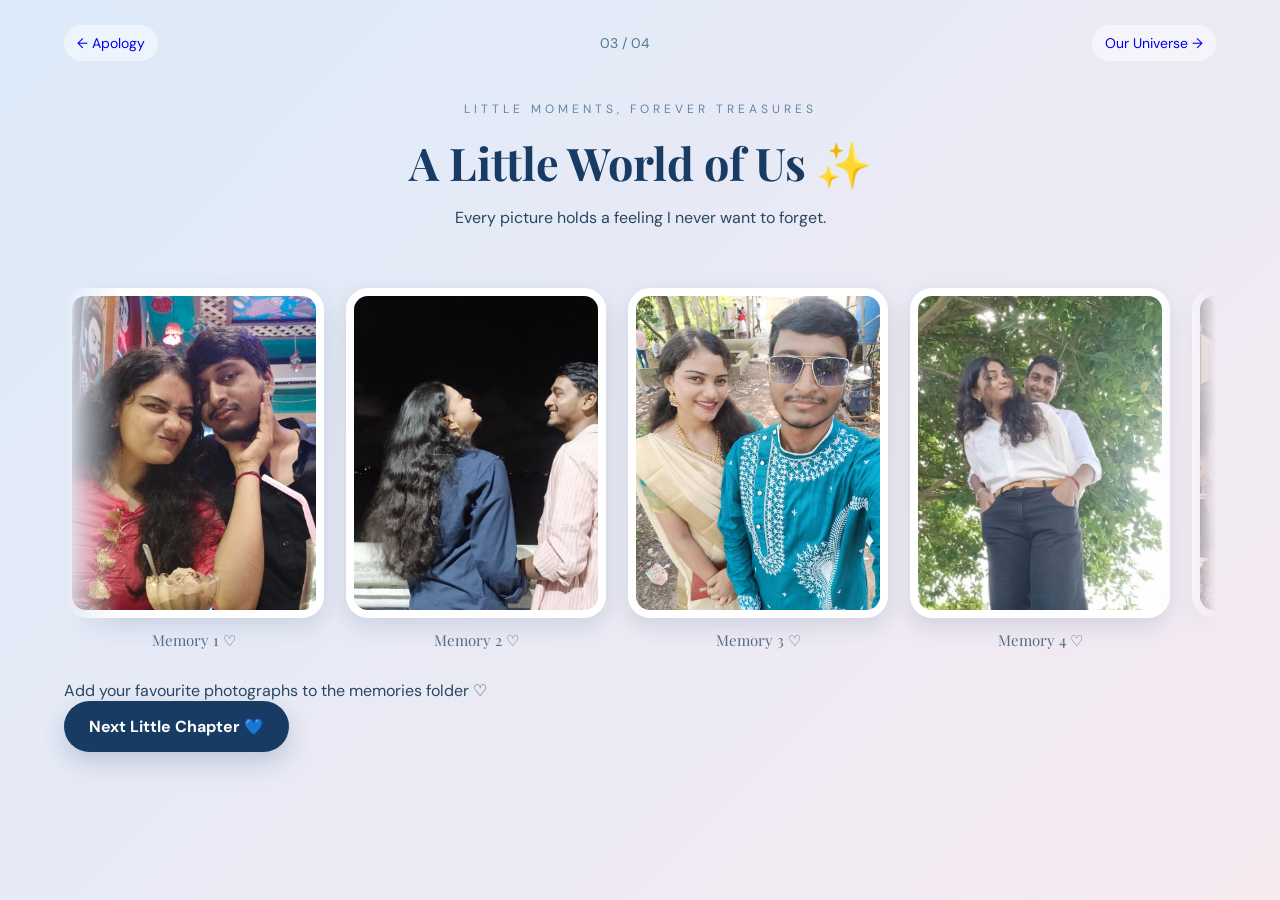
<file: page3.html>
<!DOCTYPE html>
<html lang="en">

<head>
    <meta charset="UTF-8">
    <meta name="viewport" content="width=device-width, initial-scale=1.0">

    <title>Our Memories ✨</title>

    <link rel="stylesheet" href="style.css">
    <script src="script.js" defer></script>
</head>

<body class="page-three">

    <main class="content-page">

        <nav class="top-nav">
            <a href="page2.html">← Apology</a>
            <span>03 / 04</span>
            <a href="page4.html">Our Universe →</a>
        </nav>

        <header class="section-heading">

            <p class="eyebrow">
                Little moments, forever treasures
            </p>

            <h1>
                A Little World of Us ✨
            </h1>

            <p>
                Every picture holds a feeling
                I never want to forget.
            </p>

        </header>

        <!-- AUTOMATIC PHOTO SLIDER -->

        <div class="slider-shell">

            <div class="memory-track track-left" id="memoryGallery">

            </div>

        </div>

        <p class="slider-hint">
            Add your favourite photographs
            to the memories folder ♡
        </p>

        <div class="center-actions">

            <a href="page4.html" class="primary-button">
                Next Little Chapter 💙
            </a>

        </div>

    </main>

</body>

</html>
</file>
<file: style.css>
@import url('https://fonts.googleapis.com/css2?family=DM+Sans:wght@400;500;600;700&family=Playfair+Display:wght@600;700;800&display=swap');

:root {
    --navy: #183b63;
    --blue: #6d9fc9;
    --pink: #f4c6d7;
    --white: #ffffff;
    --ink: #294761;
}

* {
    box-sizing: border-box;
    margin: 0;
    padding: 0;
}

[hidden] {
    display: none !important;
}

html {
    scroll-behavior: smooth;
}

body {
    min-height: 100vh;
    font-family: 'DM Sans', sans-serif;
    color: var(--ink);
    overflow-x: hidden;
}

a {
    text-decoration: none;
}

button {
    font-family: inherit;
}

/* BACKGROUNDS */

.page-one {
    background: linear-gradient(135deg, #dbefff, #f8e5ef);
}

.page-two {
    background: linear-gradient(135deg, #eaf5ff, #fceaf2);
}

.page-three {
    background: linear-gradient(135deg, #dceaf9, #f7eaf1);
}

.page-four {
    background: linear-gradient(135deg, #cde8f4, #fcecf2);
}

/* PAGE ONE */

.hero-page {
    min-height: 100vh;
    display: flex;
    flex-direction: column;
    align-items: center;
    justify-content: center;
    text-align: center;
    padding: 30px 20px;
    position: relative;
}

.sorry-title {
    font-family: 'Playfair Display', serif;
    font-size: clamp(75px, 18vw, 180px);
    font-weight: 800;
    color: var(--navy);
    text-shadow: 5px 7px white;
    animation: heartbeat 2s infinite;
}

.eyebrow {
    text-transform: uppercase;
    letter-spacing: 4px;
    font-size: 12px;
    color: #6386a7;
    margin-bottom: 15px;
}

.hero-subtitle {
    margin: 20px;
    font-family: 'Playfair Display', serif;
    font-size: 18px;
    max-width: 500px;
    line-height: 1.7;
}

.tiny-note {
    margin-top: 30px;
    color: #6888a4;
}

/* BUTTONS */

.primary-button,
.soft-button {
    display: inline-block;
    border: none;
    border-radius: 50px;
    padding: 15px 25px;
    cursor: pointer;
    font-weight: bold;
    transition: .3s;
}

.primary-button {
    background: var(--navy);
    color: white;
    box-shadow: 0 10px 25px #183b6333;
}

.soft-button {
    background: #f8dce7;
    color: #744b62;
}

.primary-button:hover,
.soft-button:hover {
    transform: translateY(-4px);
}

/* STICKERS */

.sticker {
    position: absolute;
    width: 110px;
    object-fit: contain;
    pointer-events: none;
}

.cat-one {
    left: 5%;
    bottom: 8%;
}

.cat-two {
    right: 5%;
    top: 15%;
}

.bow-one {
    top: 15%;
    left: 15%;
    width: 85px;
}

.fairy-lights {
    position: absolute;
    top: 0;
    left: 0;
    width: 100%;
    height: 80px;
    background-position: center;
    background-size: contain;
    background-repeat: no-repeat;
}

/* FLOATING HEARTS */

.floating-hearts::before {
    content: "♡ ♥ ♡ ♥ ♡ ♥";
    position: fixed;
    top: 35%;
    left: 5%;
    font-size: 25px;
    color: #e49bb8;
    animation: floating 6s infinite;
    pointer-events: none;
}

/* COMMON CONTENT */

.content-page {
    min-height: 100vh;
    padding: 25px 5%;
    position: relative;
}

.top-nav {
    display: flex;
    justify-content: space-between;
    align-items: center;
    gap: 10px;
    margin-bottom: 35px;
    color: #547895;
    font-size: 14px;
}

.top-nav a {
    padding: 9px 13px;
    border-radius: 20px;
    background: #ffffff80;
}

.paper-card {
    max-width: 760px;
    margin: auto;
    padding: 40px 25px;
    text-align: center;
    background: #ffffffdd;
    border-radius: 28px;
    box-shadow: 0 18px 55px #1f49701f;
    border: 1px solid white;
}

.paper-card h1,
.section-heading h1 {
    font-family: 'Playfair Display', serif;
    color: var(--navy);
    font-size: clamp(27px, 5vw, 45px);
    margin: 15px 0;
}

/* PHOTO FRAME */

.photo-frame {
    position: relative;
    overflow: hidden;
    background: #e3f1fc;
    border: 8px solid white;
    border-radius: 18px;
    box-shadow: 0 10px 25px #2f537322;
}

.single-photo {
    width: min(100%, 310px);
    aspect-ratio: 4 / 3;
    margin: 25px auto;
}

.photo-frame img {
    position: absolute;
    inset: 0;
    width: 100%;
    height: 100%;
    object-fit: cover;
    z-index: 2;
}

.photo-placeholder {
    position: absolute;
    inset: 0;
    display: flex;
    flex-direction: column;
    align-items: center;
    justify-content: center;
    gap: 8px;
    padding: 10px;
    text-align: center;
    color: #5c7f9d;
    background: repeating-linear-gradient(45deg,
            #ffffff,
            #ffffff 10px,
            #e3f1fc 10px,
            #e3f1fc 20px);
}

.photo-placeholder span {
    font-size: 35px;
    color: #d58da9;
}

.photo-placeholder small {
    font-size: 10px;
    overflow-wrap: anywhere;
}

/* APOLOGY PAGE */

.apology-message {
    font-family: 'Playfair Display', serif;
    font-size: 18px;
    line-height: 1.9;
    max-width: 600px;
    margin: 25px auto;
}

.button-row {
    display: flex;
    justify-content: center;
    gap: 15px;
    flex-wrap: wrap;
}

.response-message {
    margin-top: 22px;
    min-height: 30px;
    color: #567c9b;
    font-weight: bold;
}

.apology-cat {
    left: 3%;
    top: 25%;
}

.apology-bow {
    right: 5%;
    top: 12%;
    width: 85px;
}

.sticker-kitkat {
    right: 4%;
    bottom: 8%;
}

/* LOVE QUESTION */

.love-question-section {
    min-height: 100vh;
    display: flex;
    justify-content: center;
    align-items: center;
    padding: 35px 15px;
    position: relative;
}

.love-question-card {
    width: 100%;
    max-width: 850px;
    min-height: 480px;
    padding: 45px 25px;
    border-radius: 30px;
    background: rgba(255, 255, 255, .88);
    border: 2px solid white;
    box-shadow: 0 20px 60px #183b6326;
    text-align: center;
    position: relative;
}

.question-decoration {
    font-size: 35px;
    color: #e69ab8;
    margin-bottom: 25px;
    animation: heartbeat 2s infinite;
}

.love-question {
    font-family: 'Playfair Display', serif;
    font-size: clamp(28px, 5vw, 48px);
    line-height: 1.5;
    color: #183b63;
    margin: 25px 0;
}

.question-subtitle {
    font-size: 16px;
    color: #6888a4;
    line-height: 1.8;
    margin-bottom: 35px;
}

.answer-area {
    position: relative;
    min-height: 110px;
    display: flex;
    justify-content: center;
    align-items: center;
    gap: 25px;
}

.yes-button,
.no-button {
    border: none;
    border-radius: 50px;
    padding: 15px 38px;
    font-size: 17px;
    font-weight: bold;
    cursor: pointer;
    transition: .25s ease;
}

.yes-button {
    background: #183b63;
    color: white;
}

.yes-button:hover {
    transform: scale(1.1);
}

.no-button {
    background: #f8dce7;
    color: #744b62;
    position: relative;
    z-index: 5;
}

/* YES RESPONSE */

.yes-response {
    margin-top: 35px;
    animation: reveal .8s ease;
}

.yes-response h2 {
    font-family: 'Playfair Display', serif;
    font-size: 35px;
    color: #d47fa1;
    margin-bottom: 15px;
}

.yes-response p {
    line-height: 1.8;
    margin: 15px auto;
}

.forever-photo-frame {
    position: relative;
    width: min(100%, 320px);
    aspect-ratio: 4 / 5;
    margin: 25px auto;
    border: 9px solid white;
    border-radius: 22px;
    overflow: hidden;
    background: #e3f1fc;
    box-shadow: 0 12px 30px #183b6330;
}

.forever-photo-frame img {
    position: absolute;
    inset: 0;
    width: 100%;
    height: 100%;
    object-fit: cover;
    z-index: 2;
}

.forever-photo-placeholder {
    position: absolute;
    inset: 0;
    display: flex;
    flex-direction: column;
    justify-content: center;
    align-items: center;
    gap: 12px;
    text-align: center;
    padding: 15px;
    background: #eaf5ff;
    color: #547895;
}

.forever-photo-placeholder span {
    font-size: 45px;
    color: #d58da9;
}

.forever-photo-placeholder small {
    font-size: 11px;
    overflow-wrap: anywhere;
}

.forever-message {
    font-family: 'Playfair Display', serif;
    font-size: 21px;
    color: #183b63;
    margin: 25px 0;
}

/* GALLERY HEADINGS */

.section-heading {
    text-align: center;
    margin: 40px auto;
}

.section-heading p {
    margin-bottom: 12px;
}

.gallery-title {
    text-align: center;
    font-family: 'Playfair Display', serif;
    color: #183b63;
    font-size: 27px;
    margin: 40px 0 12px;
}

.gallery-description {
    text-align: center;
    color: #6785a0;
    margin-bottom: 20px;
    font-size: 14px;
}

/* PHOTO SLIDER */

.slider-shell {
    width: 100%;
    overflow: hidden;
    padding: 20px 0 30px;
    position: relative;
    mask-image: linear-gradient(to right,
            transparent,
            black 5%,
            black 95%,
            transparent);
}

.memory-track,
.video-track {
    display: flex;
    width: max-content;
    will-change: transform;
}

.memory-group,
.video-group {
    display: flex;
    flex-shrink: 0;
    gap: 22px;
    padding-right: 22px;
}

.track-left {
    animation: gallery-movement 65s linear infinite;
}

.memory-track:hover,
.video-track:hover,
.video-track.video-playing {
    animation-play-state: paused;
}

.memory-card {
    width: 260px;
    flex-shrink: 0;
    text-align: center;
}

.memory-frame {
    width: 100%;
    height: 330px;
    position: relative;
    overflow: hidden;
    border: 8px solid white;
    border-radius: 22px;
    background: #eaf4ff;
    box-shadow: 0 8px 22px #274b7026;
}

.memory-frame img {
    width: 100%;
    height: 100%;
    object-fit: cover;
}

.memory-caption {
    color: #526e89;
    font-family: 'Playfair Display', serif;
    margin-top: 12px;
    font-size: 15px;
}

/* VIDEO GALLERY */

.video-card {
    width: 250px;
    flex-shrink: 0;
    text-align: center;
}

.video-frame {
    width: 100%;
    height: 420px;
    position: relative;
    overflow: hidden;
    border: 8px solid white;
    border-radius: 22px;
    background: #eaf4ff;
    box-shadow: 0 8px 22px #274b7026;
}

.video-frame video {
    position: absolute;
    inset: 0;
    width: 100%;
    height: 100%;
    object-fit: contain;
    z-index: 2;
    background: #eaf4ff;
}

.video-placeholder {
    position: absolute;
    inset: 0;
    z-index: 1;
    display: flex;
    flex-direction: column;
    justify-content: center;
    align-items: center;
    gap: 12px;
    padding: 15px;
    background: #eaf4ff;
    color: #57738f;
    text-align: center;
}

.video-placeholder span {
    font-size: 42px;
    color: #d98da9;
}

.video-placeholder small {
    font-size: 10px;
    overflow-wrap: anywhere;
}

.video-information {
    padding: 10px 0;
}

.video-caption {
    color: #526e89;
    font-family: 'Playfair Display', serif;
    font-size: 16px;
    margin: 8px 0;
}

.video-duration {
    color: #7891a9;
    font-size: 12px;
}

/* FINAL PAGE */

.final-letter {
    max-width: 760px;
    margin: 35px auto;
    padding: 40px 25px;
    text-align: center;
    background: #ffffffdd;
    border-radius: 26px;
    box-shadow: 0 18px 55px #1f49701f;
}

.final-letter p {
    font-family: 'Playfair Display', serif;
    font-size: 19px;
    line-height: 1.9;
    margin: 20px 0;
}

.letter-heart {
    color: #d58da9;
    font-size: 40px;
}

.page-footer {
    text-align: center;
    margin: 30px;
    color: #6d8da8;
    font-size: 13px;
}

.sticker-heart {
    left: 2%;
    top: 15%;
}

.sticker-memories {
    right: 2%;
    top: 15%;
    width: 130px;
}

/* ANIMATIONS */

@keyframes heartbeat {

    0%,
    100% {
        transform: scale(1);
    }

    50% {
        transform: scale(1.04);
    }
}

@keyframes floating {
    0% {
        transform: translateY(0);
    }

    50% {
        transform: translateY(-35px);
    }

    100% {
        transform: translateY(0);
    }
}

@keyframes gallery-movement {
    from {
        transform: translateX(0);
    }

    to {
        transform: translateX(-50%);
    }
}

@keyframes reveal {
    from {
        opacity: 0;
        transform: translateY(25px);
    }

    to {
        opacity: 1;
        transform: translateY(0);
    }
}

/* MOBILE */

@media (max-width: 700px) {

    .content-page {
        padding: 20px 15px;
    }

    .top-nav {
        font-size: 11px;
    }

    .paper-card {
        padding: 30px 17px;
    }

    .apology-message {
        font-size: 16px;
    }

    .button-row {
        flex-direction: column;
    }

    .button-row button {
        width: 100%;
    }

    .memory-card {
        width: 205px;
    }

    .memory-frame {
        height: 270px;
    }

    .video-card {
        width: 195px;
    }

    .video-frame {
        height: 340px;
    }

    .memory-group,
    .video-group {
        gap: 14px;
        padding-right: 14px;
    }

    .gallery-title {
        font-size: 22px;
    }

    .love-question-card {
        padding: 35px 18px;
    }

    .love-question {
        font-size: 29px;
    }

    .yes-button,
    .no-button {
        padding: 13px 27px;
        font-size: 15px;
    }

    .cat-one,
    .cat-two {
        width: 75px;
    }

    .sticker-heart {
        width: 65px;
    }

    .sticker-memories {
        width: 75px;
    }
}

/* ACCESSIBILITY */

@media (prefers-reduced-motion: reduce) {

    *,
    *::before,
    *::after {
        animation-duration: .01ms !important;
        animation-iteration-count: 1 !important;
        scroll-behavior: auto !important;
    }
}
/* =====================================
   PAGE 4 - VIDEO SLIDER LEFT TO RIGHT
===================================== */

#videoGallery {
    display: flex;
    width: max-content;
    gap: 0;
    animation: video-move-right 75s linear infinite;
    will-change: transform;
}

/* Keep both video groups together */

#videoGallery .video-group {
    display: flex;
    flex-shrink: 0;
    gap: 22px;
    padding-right: 22px;
}

/* Move from left to right */

@keyframes video-move-right {
    from {
        transform: translateX(-50%);
    }

    to {
        transform: translateX(0);
    }
}

/* Pause when mouse is over the gallery */

#videoGallery:hover {
    animation-play-state: paused;
}

/* Pause when a video is playing */

#videoGallery.video-playing {
    animation-play-state: paused;
}

/* Mobile */

@media (max-width: 600px) {
    #videoGallery .video-group {
        gap: 14px;
        padding-right: 14px;
    }
}
</file>
